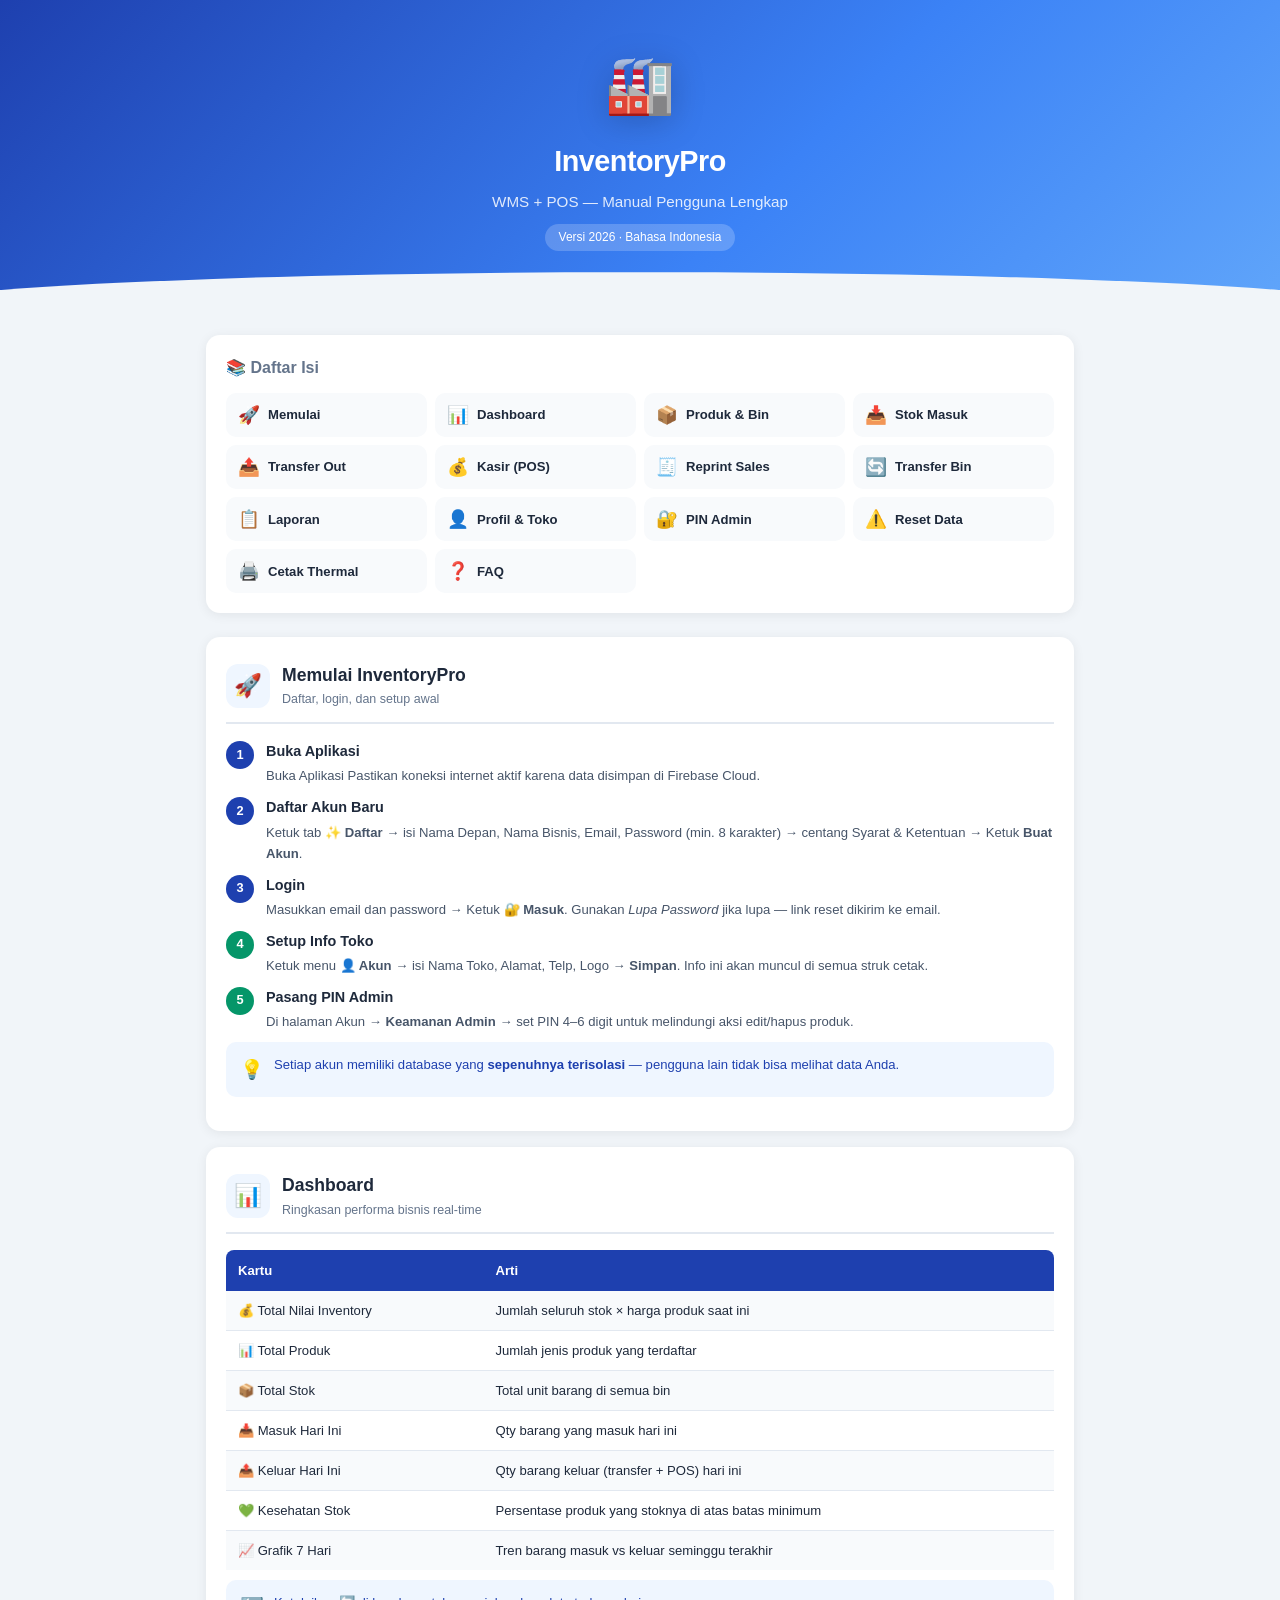
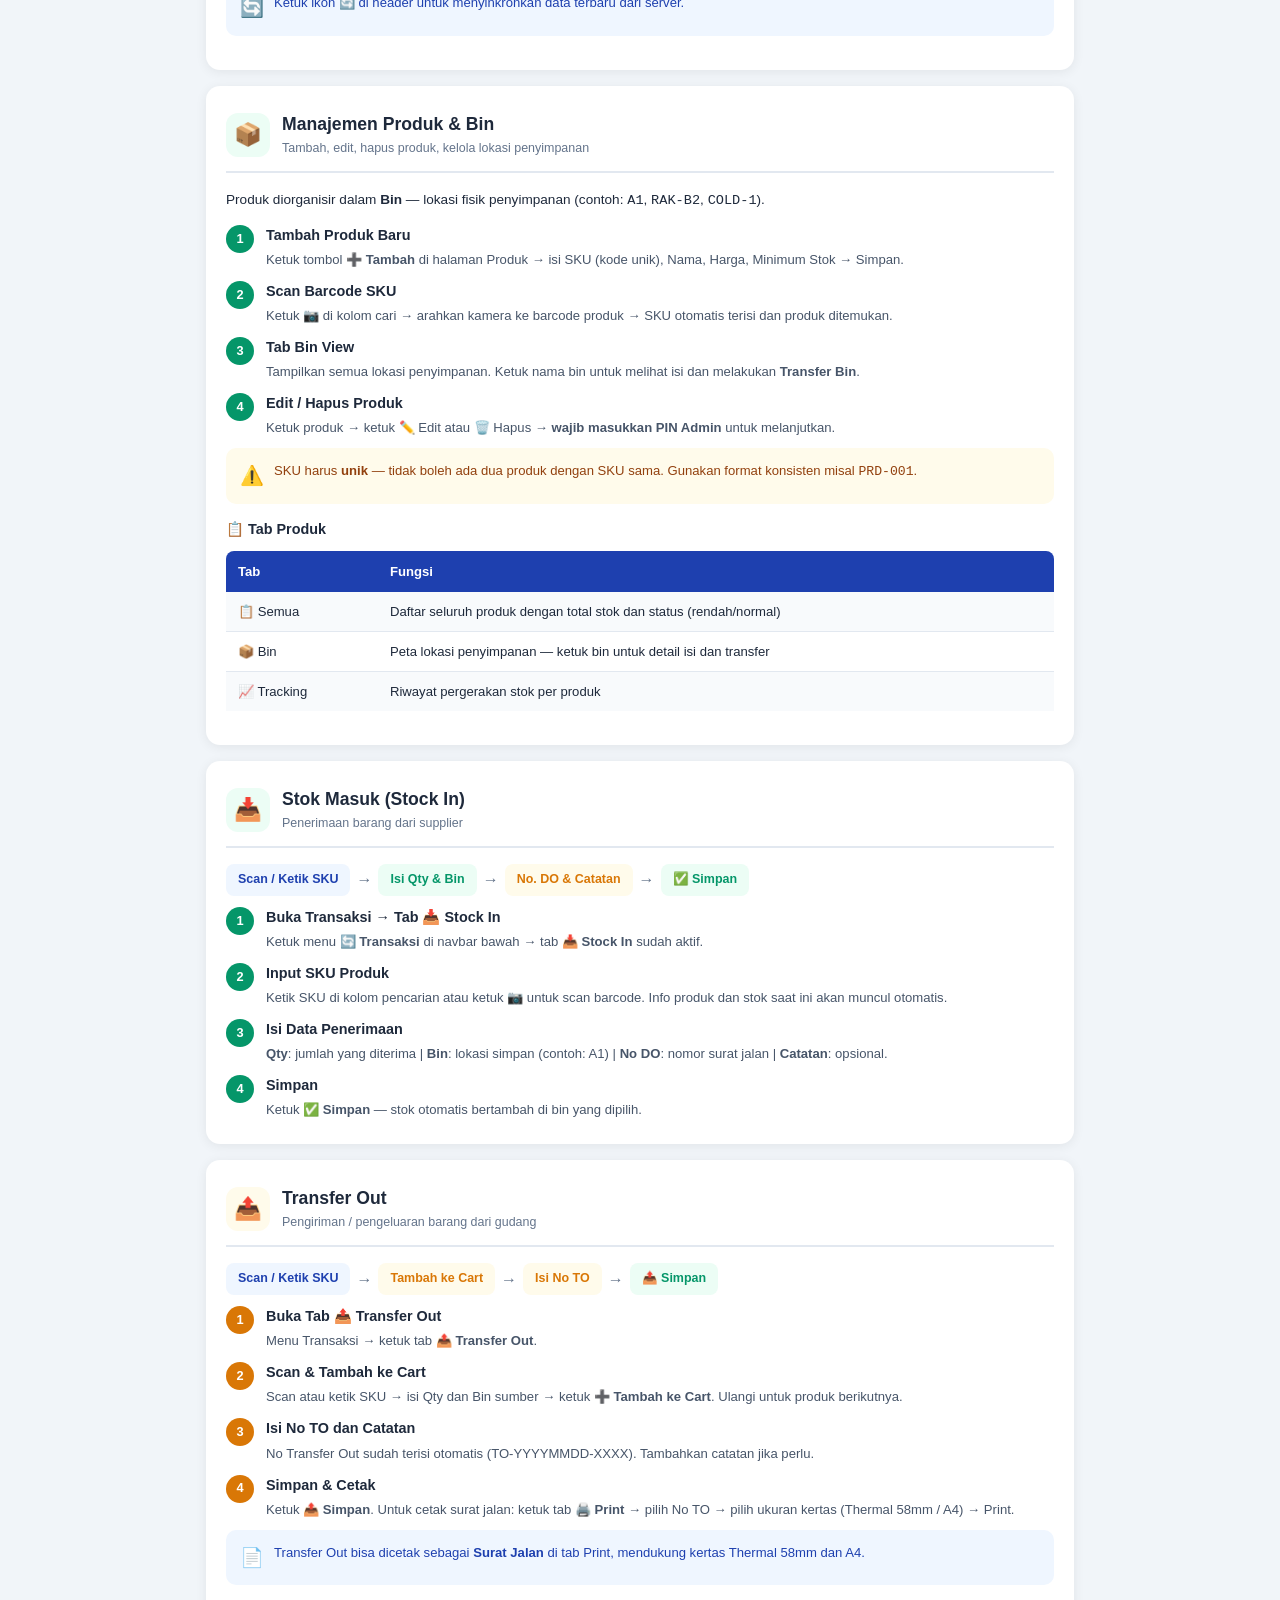
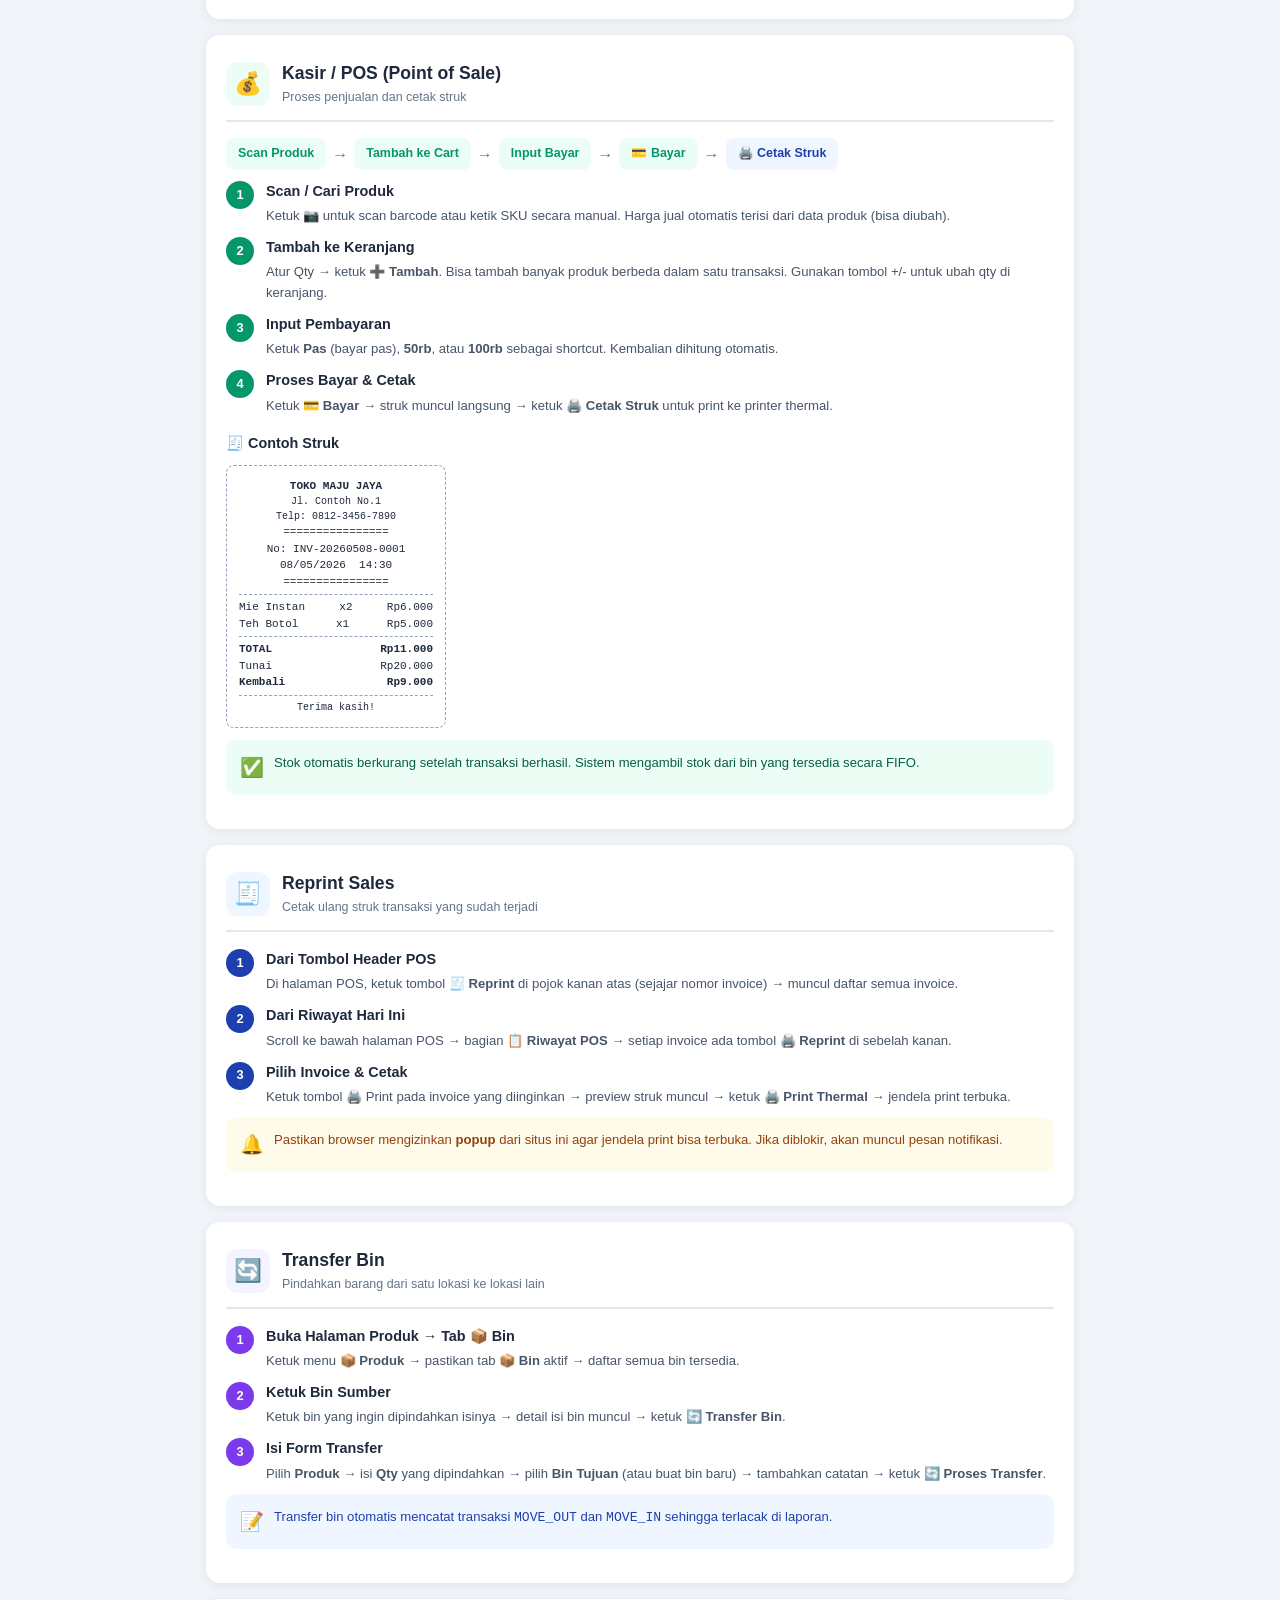
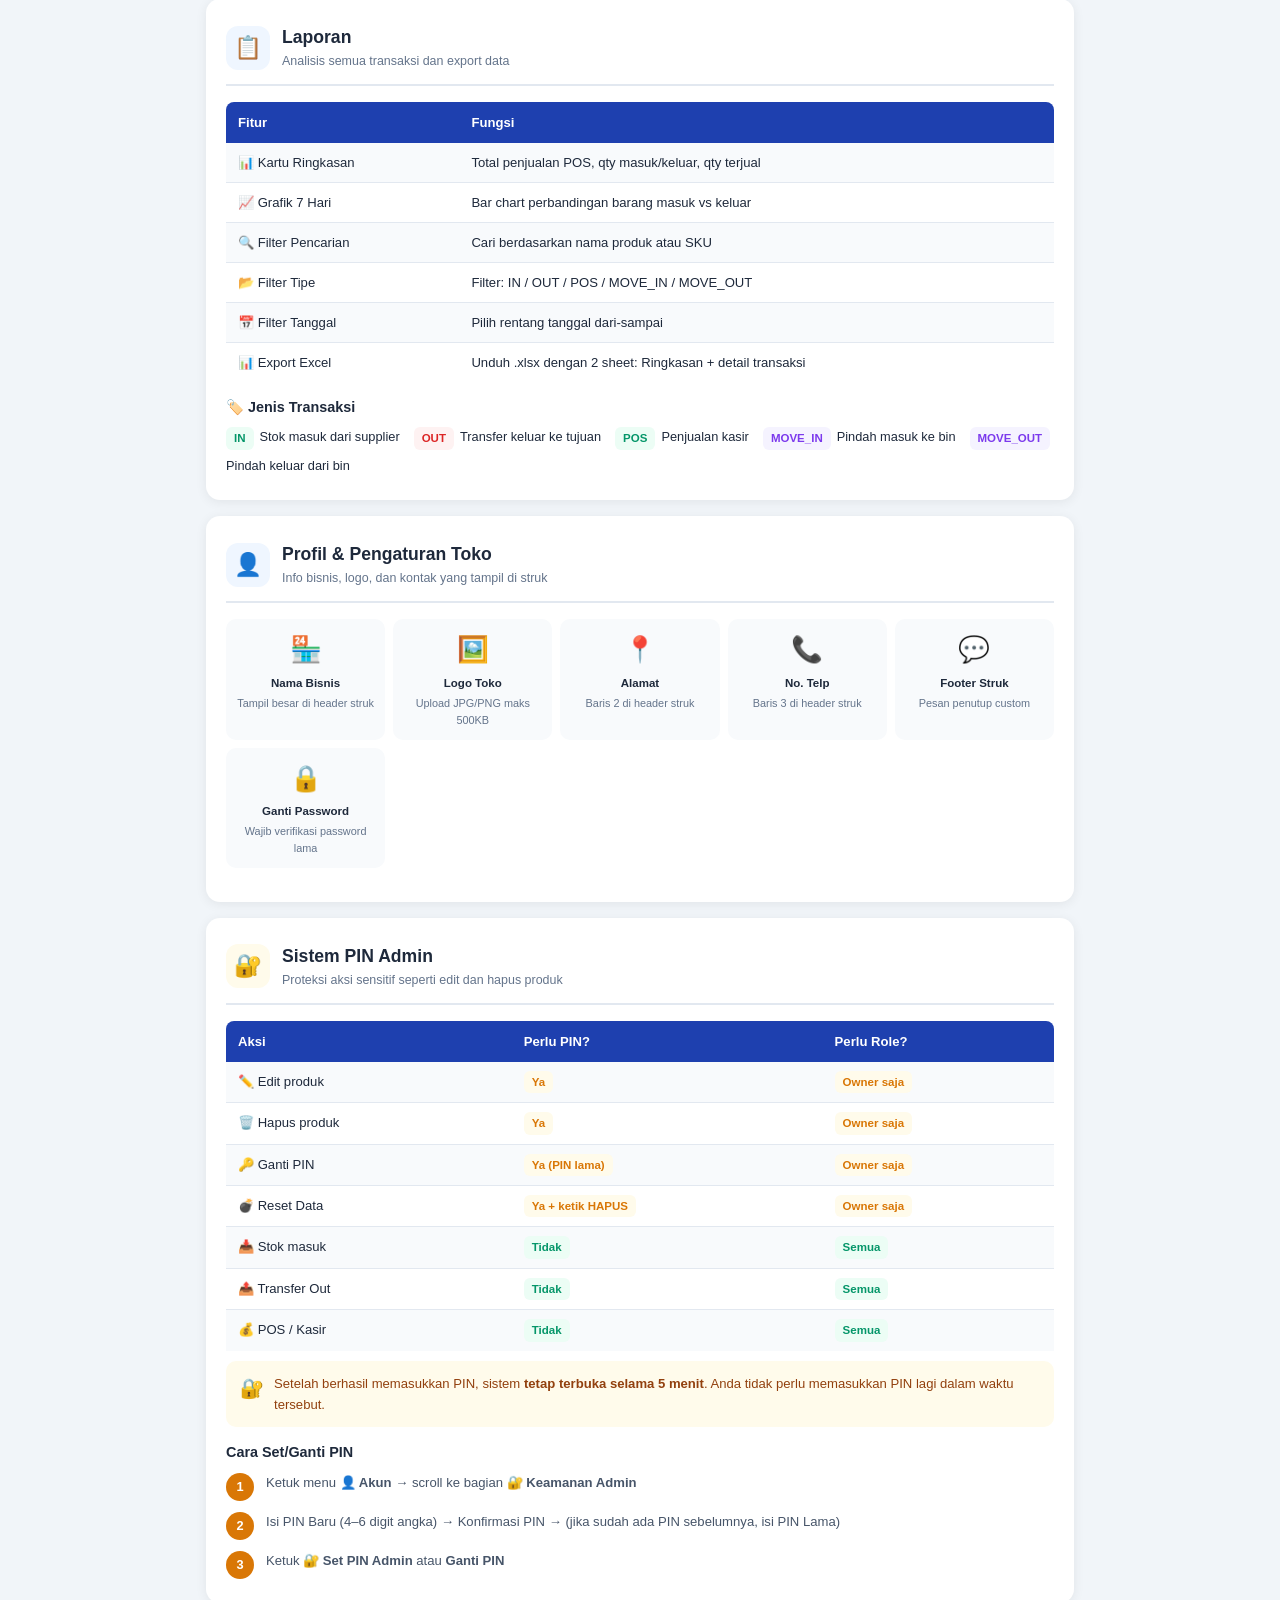
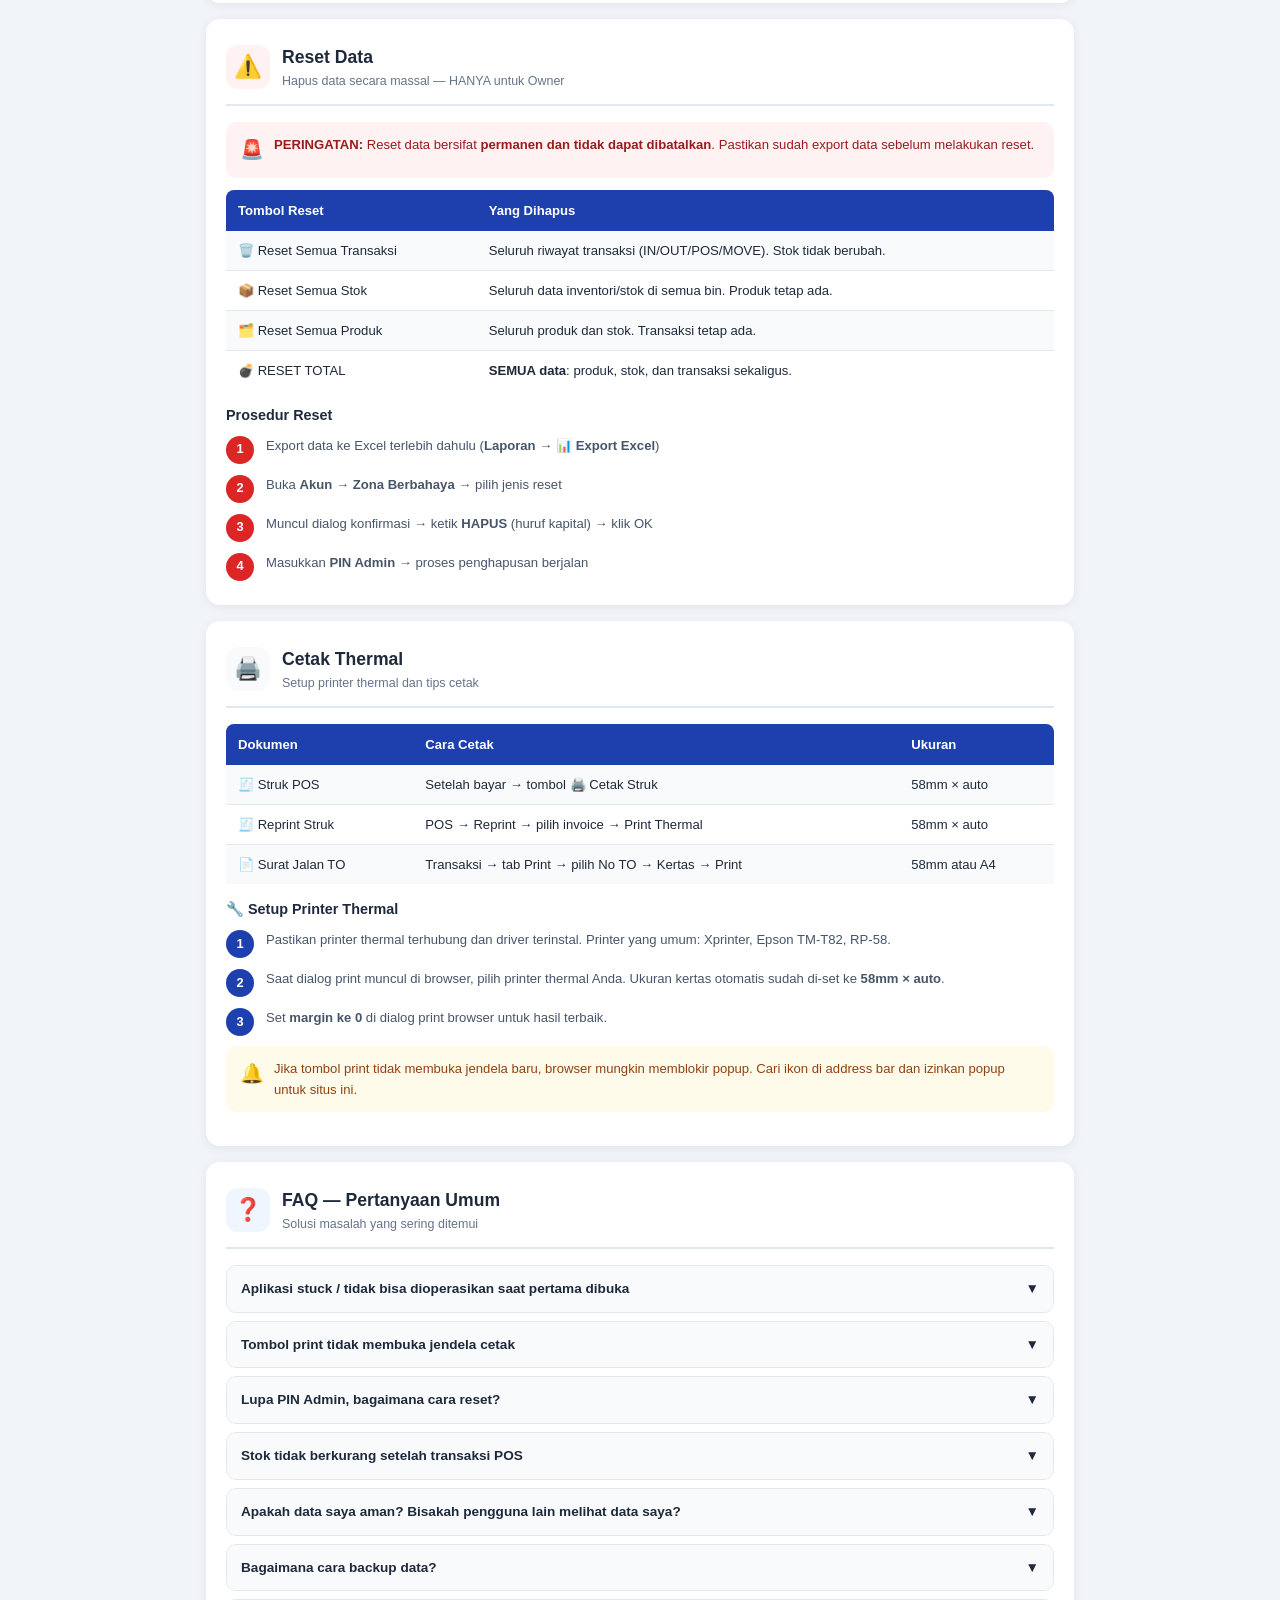
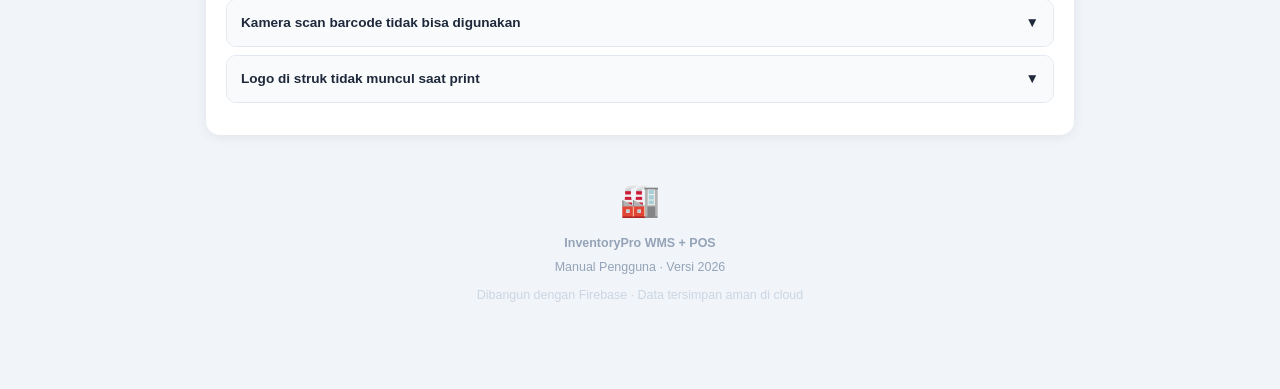
<file: manual.html>
<!DOCTYPE html>
<html lang="id">
<head>
<meta charset="UTF-8">
<meta name="viewport" content="width=device-width, initial-scale=1.0">
<title>Manual Guide — InventoryPro WMS + POS</title>
<style>
  :root {
    --blue:#1e40af; --blue-light:#eff6ff; --blue-mid:#3b82f6;
    --green:#059669; --green-light:#ecfdf5;
    --orange:#d97706; --orange-light:#fffbeb;
    --red:#dc2626; --red-light:#fef2f2;
    --purple:#7c3aed; --purple-light:#f5f3ff;
    --gray:#64748b; --gray-light:#f8fafc;
    --border:#e2e8f0; --text:#1e293b;
    --radius:14px; --shadow:0 2px 12px rgba(0,0,0,0.07);
  }
  * { box-sizing:border-box; margin:0; padding:0; }
  body { font-family:-apple-system,BlinkMacSystemFont,'Segoe UI',sans-serif; background:#f1f5f9; color:var(--text); line-height:1.6; }

  /* HEADER */
  .hero { background:linear-gradient(135deg,#1e40af 0%,#3b82f6 60%,#60a5fa 100%); color:white; padding:40px 20px 60px; text-align:center; position:relative; overflow:hidden; }
  .hero::after { content:''; position:absolute; bottom:-1px; left:0; right:0; height:40px; background:#f1f5f9; clip-path:ellipse(60% 100% at 50% 100%); }
  .hero-logo { font-size:3.5rem; margin-bottom:8px; filter:drop-shadow(0 4px 16px rgba(0,0,0,0.2)); }
  .hero h1 { font-size:1.8rem; font-weight:800; letter-spacing:-0.5px; }
  .hero p { opacity:0.85; font-size:0.95rem; margin-top:6px; }
  .version-badge { display:inline-block; background:rgba(255,255,255,0.2); padding:4px 14px; border-radius:20px; font-size:0.75rem; margin-top:10px; }

  /* LAYOUT */
  .container { max-width:900px; margin:0 auto; padding:24px 16px 60px; }

  /* TOC */
  .toc { background:white; border-radius:var(--radius); padding:20px; box-shadow:var(--shadow); margin-bottom:24px; }
  .toc h2 { font-size:1rem; color:var(--gray); margin-bottom:12px; display:flex; align-items:center; gap:8px; }
  .toc-grid { display:grid; grid-template-columns:repeat(auto-fill,minmax(200px,1fr)); gap:8px; }
  .toc-item { display:flex; align-items:center; gap:8px; padding:8px 12px; border-radius:10px; text-decoration:none; color:var(--text); background:var(--gray-light); font-size:0.82rem; font-weight:600; transition:all 0.15s; }
  .toc-item:hover { background:var(--blue-light); color:var(--blue); }
  .toc-item .icon { font-size:1.1rem; }

  /* SECTION */
  .section { background:white; border-radius:var(--radius); padding:24px 20px; box-shadow:var(--shadow); margin-bottom:16px; scroll-margin-top:16px; }
  .section-header { display:flex; align-items:center; gap:12px; margin-bottom:16px; padding-bottom:12px; border-bottom:2px solid var(--border); }
  .section-icon { width:44px; height:44px; border-radius:12px; display:flex; align-items:center; justify-content:center; font-size:1.4rem; flex-shrink:0; }
  .icon-blue { background:var(--blue-light); }
  .icon-green { background:var(--green-light); }
  .icon-orange { background:var(--orange-light); }
  .icon-red { background:var(--red-light); }
  .icon-purple { background:var(--purple-light); }
  .icon-gray { background:var(--gray-light); }
  .section-title { font-size:1.1rem; font-weight:800; }
  .section-subtitle { font-size:0.78rem; color:var(--gray); margin-top:1px; }

  /* STEP */
  .steps { display:flex; flex-direction:column; gap:10px; }
  .step { display:flex; gap:12px; align-items:flex-start; }
  .step-num { width:28px; height:28px; border-radius:50%; background:var(--blue); color:white; font-weight:800; font-size:0.8rem; display:flex; align-items:center; justify-content:center; flex-shrink:0; margin-top:1px; }
  .step-num.green { background:var(--green); }
  .step-num.orange { background:var(--orange); }
  .step-num.red { background:var(--red); }
  .step-num.purple { background:var(--purple); }
  .step-body { flex:1; }
  .step-title { font-weight:700; font-size:0.9rem; margin-bottom:2px; }
  .step-desc { font-size:0.82rem; color:#475569; }

  /* TIPS */
  .tip { border-radius:10px; padding:12px 14px; font-size:0.82rem; margin:10px 0; display:flex; gap:10px; align-items:flex-start; }
  .tip-icon { font-size:1.2rem; flex-shrink:0; margin-top:1px; }
  .tip.info { background:var(--blue-light); color:var(--blue); }
  .tip.success { background:var(--green-light); color:#065f46; }
  .tip.warn { background:var(--orange-light); color:#92400e; }
  .tip.danger { background:var(--red-light); color:#991b1b; }

  /* TABLE */
  .guide-table { width:100%; border-collapse:collapse; font-size:0.82rem; margin:10px 0; }
  .guide-table th { background:var(--blue); color:white; padding:10px 12px; text-align:left; font-weight:700; }
  .guide-table th:first-child { border-radius:8px 0 0 0; }
  .guide-table th:last-child { border-radius:0 8px 0 0; }
  .guide-table td { padding:9px 12px; border-bottom:1px solid var(--border); vertical-align:top; }
  .guide-table tr:last-child td { border-bottom:none; }
  .guide-table tr:nth-child(even) td { background:var(--gray-light); }

  /* BADGE */
  .badge { display:inline-block; padding:2px 8px; border-radius:6px; font-size:0.72rem; font-weight:700; }
  .badge-blue { background:var(--blue-light); color:var(--blue); }
  .badge-green { background:var(--green-light); color:var(--green); }
  .badge-orange { background:var(--orange-light); color:var(--orange); }
  .badge-red { background:var(--red-light); color:var(--red); }
  .badge-purple { background:var(--purple-light); color:var(--purple); }

  /* SHORTCUT GRID */
  .shortcut-grid { display:grid; grid-template-columns:repeat(auto-fill,minmax(140px,1fr)); gap:8px; margin:10px 0; }
  .shortcut-card { background:var(--gray-light); border-radius:10px; padding:10px; text-align:center; }
  .shortcut-card .sc-icon { font-size:1.6rem; margin-bottom:4px; }
  .shortcut-card .sc-label { font-size:0.72rem; font-weight:700; color:var(--text); }
  .shortcut-card .sc-desc { font-size:0.68rem; color:var(--gray); margin-top:2px; }

  /* RECEIPT MOCK */
  .receipt-mock { font-family:'Courier New',monospace; font-size:11px; background:#fff; border:1px dashed #94a3b8; border-radius:8px; padding:12px; max-width:220px; line-height:1.5; }
  .receipt-mock .r-center { text-align:center; }
  .receipt-mock .r-bold { font-weight:700; }
  .receipt-mock .r-divider { border-top:1px dashed #94a3b8; margin:4px 0; }
  .receipt-mock .r-row { display:flex; justify-content:space-between; }

  /* FAQ */
  .faq-item { border:1px solid var(--border); border-radius:10px; margin-bottom:8px; overflow:hidden; }
  .faq-q { padding:12px 14px; font-weight:700; font-size:0.85rem; cursor:pointer; display:flex; justify-content:space-between; align-items:center; background:var(--gray-light); }
  .faq-a { padding:12px 14px; font-size:0.82rem; color:#475569; border-top:1px solid var(--border); display:none; }
  .faq-item.open .faq-a { display:block; }
  .faq-item.open .faq-q { background:var(--blue-light); color:var(--blue); }

  /* FLOW DIAGRAM */
  .flow { display:flex; align-items:center; flex-wrap:wrap; gap:6px; margin:10px 0; }
  .flow-box { background:var(--blue-light); color:var(--blue); border-radius:8px; padding:6px 12px; font-size:0.78rem; font-weight:700; }
  .flow-box.green { background:var(--green-light); color:var(--green); }
  .flow-box.orange { background:var(--orange-light); color:var(--orange); }
  .flow-box.purple { background:var(--purple-light); color:var(--purple); }
  .flow-arrow { color:var(--gray); font-size:1rem; }

  @media (max-width:600px) {
    .toc-grid { grid-template-columns:1fr 1fr; }
    .shortcut-grid { grid-template-columns:repeat(3,1fr); }
    .hero h1 { font-size:1.4rem; }
  }
</style>
</head>
<body>

<div class="hero">
  <div class="hero-logo">🏭</div>
  <h1>InventoryPro</h1>
  <p>WMS + POS — Manual Pengguna Lengkap</p>
  <div class="version-badge">Versi 2026 · Bahasa Indonesia</div>
</div>

<div class="container">

  <!-- TOC -->
  <div class="toc">
    <h2>📚 Daftar Isi</h2>
    <div class="toc-grid">
      <a href="#sec-start" class="toc-item"><span class="icon">🚀</span>Memulai</a>
      <a href="#sec-dashboard" class="toc-item"><span class="icon">📊</span>Dashboard</a>
      <a href="#sec-products" class="toc-item"><span class="icon">📦</span>Produk & Bin</a>
      <a href="#sec-stockin" class="toc-item"><span class="icon">📥</span>Stok Masuk</a>
      <a href="#sec-stockout" class="toc-item"><span class="icon">📤</span>Transfer Out</a>
      <a href="#sec-pos" class="toc-item"><span class="icon">💰</span>Kasir (POS)</a>
      <a href="#sec-reprint" class="toc-item"><span class="icon">🧾</span>Reprint Sales</a>
      <a href="#sec-transferbin" class="toc-item"><span class="icon">🔄</span>Transfer Bin</a>
      <a href="#sec-reports" class="toc-item"><span class="icon">📋</span>Laporan</a>
      <a href="#sec-profile" class="toc-item"><span class="icon">👤</span>Profil & Toko</a>
      <a href="#sec-pin" class="toc-item"><span class="icon">🔐</span>PIN Admin</a>
      <a href="#sec-reset" class="toc-item"><span class="icon">⚠️</span>Reset Data</a>
      <a href="#sec-print" class="toc-item"><span class="icon">🖨️</span>Cetak Thermal</a>
      <a href="#sec-faq" class="toc-item"><span class="icon">❓</span>FAQ</a>
    </div>
  </div>

  <!-- ── MEMULAI ── -->
  <div class="section" id="sec-start">
    <div class="section-header">
      <div class="section-icon icon-blue">🚀</div>
      <div><div class="section-title">Memulai InventoryPro</div>
      <div class="section-subtitle">Daftar, login, dan setup awal</div></div>
    </div>

    <div class="steps">
      <div class="step">
        <div class="step-num">1</div>
        <div class="step-body">
          <div class="step-title">Buka Aplikasi</div>
          <div class="step-desc">Buka Aplikasi Pastikan koneksi internet aktif karena data disimpan di Firebase Cloud.</div>
        </div>
      </div>
      <div class="step">
        <div class="step-num">2</div>
        <div class="step-body">
          <div class="step-title">Daftar Akun Baru</div>
          <div class="step-desc">Ketuk tab <strong>✨ Daftar</strong> → isi Nama Depan, Nama Bisnis, Email, Password (min. 8 karakter) → centang Syarat & Ketentuan → Ketuk <strong>Buat Akun</strong>.</div>
        </div>
      </div>
      <div class="step">
        <div class="step-num">3</div>
        <div class="step-body">
          <div class="step-title">Login</div>
          <div class="step-desc">Masukkan email dan password → Ketuk <strong>🔐 Masuk</strong>. Gunakan <em>Lupa Password</em> jika lupa — link reset dikirim ke email.</div>
        </div>
      </div>
      <div class="step">
        <div class="step-num green">4</div>
        <div class="step-body">
          <div class="step-title">Setup Info Toko</div>
          <div class="step-desc">Ketuk menu <strong>👤 Akun</strong> → isi Nama Toko, Alamat, Telp, Logo → <strong>Simpan</strong>. Info ini akan muncul di semua struk cetak.</div>
        </div>
      </div>
      <div class="step">
        <div class="step-num green">5</div>
        <div class="step-body">
          <div class="step-title">Pasang PIN Admin</div>
          <div class="step-desc">Di halaman Akun → <strong>Keamanan Admin</strong> → set PIN 4–6 digit untuk melindungi aksi edit/hapus produk.</div>
        </div>
      </div>
    </div>

    <div class="tip info">
      <span class="tip-icon">💡</span>
      <span>Setiap akun memiliki database yang <strong>sepenuhnya terisolasi</strong> — pengguna lain tidak bisa melihat data Anda.</span>
    </div>
  </div>

  <!-- ── DASHBOARD ── -->
  <div class="section" id="sec-dashboard">
    <div class="section-header">
      <div class="section-icon icon-blue">📊</div>
      <div><div class="section-title">Dashboard</div>
      <div class="section-subtitle">Ringkasan performa bisnis real-time</div></div>
    </div>
    <table class="guide-table">
      <tr><th>Kartu</th><th>Arti</th></tr>
      <tr><td>💰 Total Nilai Inventory</td><td>Jumlah seluruh stok × harga produk saat ini</td></tr>
      <tr><td>📊 Total Produk</td><td>Jumlah jenis produk yang terdaftar</td></tr>
      <tr><td>📦 Total Stok</td><td>Total unit barang di semua bin</td></tr>
      <tr><td>📥 Masuk Hari Ini</td><td>Qty barang yang masuk hari ini</td></tr>
      <tr><td>📤 Keluar Hari Ini</td><td>Qty barang keluar (transfer + POS) hari ini</td></tr>
      <tr><td>💚 Kesehatan Stok</td><td>Persentase produk yang stoknya di atas batas minimum</td></tr>
      <tr><td>📈 Grafik 7 Hari</td><td>Tren barang masuk vs keluar seminggu terakhir</td></tr>
    </table>
    <div class="tip info">
      <span class="tip-icon">🔄</span>
      <span>Ketuk ikon <strong>🔄</strong> di header untuk menyinkronkan data terbaru dari server.</span>
    </div>
  </div>

  <!-- ── PRODUK ── -->
  <div class="section" id="sec-products">
    <div class="section-header">
      <div class="section-icon icon-green">📦</div>
      <div><div class="section-title">Manajemen Produk & Bin</div>
      <div class="section-subtitle">Tambah, edit, hapus produk, kelola lokasi penyimpanan</div></div>
    </div>

    <p style="font-size:0.85rem;margin-bottom:12px;">Produk diorganisir dalam <strong>Bin</strong> — lokasi fisik penyimpanan (contoh: <code>A1</code>, <code>RAK-B2</code>, <code>COLD-1</code>).</p>

    <div class="steps">
      <div class="step">
        <div class="step-num green">1</div>
        <div class="step-body">
          <div class="step-title">Tambah Produk Baru</div>
          <div class="step-desc">Ketuk tombol <strong>➕ Tambah</strong> di halaman Produk → isi SKU (kode unik), Nama, Harga, Minimum Stok → Simpan.</div>
        </div>
      </div>
      <div class="step">
        <div class="step-num green">2</div>
        <div class="step-body">
          <div class="step-title">Scan Barcode SKU</div>
          <div class="step-desc">Ketuk 📷 di kolom cari → arahkan kamera ke barcode produk → SKU otomatis terisi dan produk ditemukan.</div>
        </div>
      </div>
      <div class="step">
        <div class="step-num green">3</div>
        <div class="step-body">
          <div class="step-title">Tab Bin View</div>
          <div class="step-desc">Tampilkan semua lokasi penyimpanan. Ketuk nama bin untuk melihat isi dan melakukan <strong>Transfer Bin</strong>.</div>
        </div>
      </div>
      <div class="step">
        <div class="step-num green">4</div>
        <div class="step-body">
          <div class="step-title">Edit / Hapus Produk</div>
          <div class="step-desc">Ketuk produk → ketuk ✏️ Edit atau 🗑️ Hapus → <strong>wajib masukkan PIN Admin</strong> untuk melanjutkan.</div>
        </div>
      </div>
    </div>

    <div class="tip warn">
      <span class="tip-icon">⚠️</span>
      <span>SKU harus <strong>unik</strong> — tidak boleh ada dua produk dengan SKU sama. Gunakan format konsisten misal <code>PRD-001</code>.</span>
    </div>

    <h4 style="margin:14px 0 8px;font-size:0.9rem;">📋 Tab Produk</h4>
    <table class="guide-table">
      <tr><th>Tab</th><th>Fungsi</th></tr>
      <tr><td>📋 Semua</td><td>Daftar seluruh produk dengan total stok dan status (rendah/normal)</td></tr>
      <tr><td>📦 Bin</td><td>Peta lokasi penyimpanan — ketuk bin untuk detail isi dan transfer</td></tr>
      <tr><td>📈 Tracking</td><td>Riwayat pergerakan stok per produk</td></tr>
    </table>
  </div>

  <!-- ── STOK MASUK ── -->
  <div class="section" id="sec-stockin">
    <div class="section-header">
      <div class="section-icon icon-green">📥</div>
      <div><div class="section-title">Stok Masuk (Stock In)</div>
      <div class="section-subtitle">Penerimaan barang dari supplier</div></div>
    </div>

    <div class="flow">
      <div class="flow-box">Scan / Ketik SKU</div>
      <div class="flow-arrow">→</div>
      <div class="flow-box green">Isi Qty & Bin</div>
      <div class="flow-arrow">→</div>
      <div class="flow-box orange">No. DO & Catatan</div>
      <div class="flow-arrow">→</div>
      <div class="flow-box green">✅ Simpan</div>
    </div>

    <div class="steps">
      <div class="step">
        <div class="step-num green">1</div>
        <div class="step-body">
          <div class="step-title">Buka Transaksi → Tab 📥 Stock In</div>
          <div class="step-desc">Ketuk menu <strong>🔄 Transaksi</strong> di navbar bawah → tab <strong>📥 Stock In</strong> sudah aktif.</div>
        </div>
      </div>
      <div class="step">
        <div class="step-num green">2</div>
        <div class="step-body">
          <div class="step-title">Input SKU Produk</div>
          <div class="step-desc">Ketik SKU di kolom pencarian atau ketuk 📷 untuk scan barcode. Info produk dan stok saat ini akan muncul otomatis.</div>
        </div>
      </div>
      <div class="step">
        <div class="step-num green">3</div>
        <div class="step-body">
          <div class="step-title">Isi Data Penerimaan</div>
          <div class="step-desc"><strong>Qty</strong>: jumlah yang diterima | <strong>Bin</strong>: lokasi simpan (contoh: A1) | <strong>No DO</strong>: nomor surat jalan | <strong>Catatan</strong>: opsional.</div>
        </div>
      </div>
      <div class="step">
        <div class="step-num green">4</div>
        <div class="step-body">
          <div class="step-title">Simpan</div>
          <div class="step-desc">Ketuk <strong>✅ Simpan</strong> — stok otomatis bertambah di bin yang dipilih.</div>
        </div>
      </div>
    </div>
  </div>

  <!-- ── TRANSFER OUT ── -->
  <div class="section" id="sec-stockout">
    <div class="section-header">
      <div class="section-icon icon-orange">📤</div>
      <div><div class="section-title">Transfer Out</div>
      <div class="section-subtitle">Pengiriman / pengeluaran barang dari gudang</div></div>
    </div>

    <div class="flow">
      <div class="flow-box">Scan / Ketik SKU</div>
      <div class="flow-arrow">→</div>
      <div class="flow-box orange">Tambah ke Cart</div>
      <div class="flow-arrow">→</div>
      <div class="flow-box orange">Isi No TO</div>
      <div class="flow-arrow">→</div>
      <div class="flow-box green">📤 Simpan</div>
    </div>

    <div class="steps">
      <div class="step">
        <div class="step-num orange">1</div>
        <div class="step-body">
          <div class="step-title">Buka Tab 📤 Transfer Out</div>
          <div class="step-desc">Menu Transaksi → ketuk tab <strong>📤 Transfer Out</strong>.</div>
        </div>
      </div>
      <div class="step">
        <div class="step-num orange">2</div>
        <div class="step-body">
          <div class="step-title">Scan & Tambah ke Cart</div>
          <div class="step-desc">Scan atau ketik SKU → isi Qty dan Bin sumber → ketuk <strong>➕ Tambah ke Cart</strong>. Ulangi untuk produk berikutnya.</div>
        </div>
      </div>
      <div class="step">
        <div class="step-num orange">3</div>
        <div class="step-body">
          <div class="step-title">Isi No TO dan Catatan</div>
          <div class="step-desc">No Transfer Out sudah terisi otomatis (TO-YYYYMMDD-XXXX). Tambahkan catatan jika perlu.</div>
        </div>
      </div>
      <div class="step">
        <div class="step-num orange">4</div>
        <div class="step-body">
          <div class="step-title">Simpan & Cetak</div>
          <div class="step-desc">Ketuk <strong>📤 Simpan</strong>. Untuk cetak surat jalan: ketuk tab <strong>🖨️ Print</strong> → pilih No TO → pilih ukuran kertas (Thermal 58mm / A4) → Print.</div>
        </div>
      </div>
    </div>

    <div class="tip info">
      <span class="tip-icon">📄</span>
      <span>Transfer Out bisa dicetak sebagai <strong>Surat Jalan</strong> di tab Print, mendukung kertas Thermal 58mm dan A4.</span>
    </div>
  </div>

  <!-- ── POS ── -->
  <div class="section" id="sec-pos">
    <div class="section-header">
      <div class="section-icon icon-green">💰</div>
      <div><div class="section-title">Kasir / POS (Point of Sale)</div>
      <div class="section-subtitle">Proses penjualan dan cetak struk</div></div>
    </div>

    <div class="flow">
      <div class="flow-box green">Scan Produk</div>
      <div class="flow-arrow">→</div>
      <div class="flow-box green">Tambah ke Cart</div>
      <div class="flow-arrow">→</div>
      <div class="flow-box green">Input Bayar</div>
      <div class="flow-arrow">→</div>
      <div class="flow-box green">💳 Bayar</div>
      <div class="flow-arrow">→</div>
      <div class="flow-box">🖨️ Cetak Struk</div>
    </div>

    <div class="steps">
      <div class="step">
        <div class="step-num green">1</div>
        <div class="step-body">
          <div class="step-title">Scan / Cari Produk</div>
          <div class="step-desc">Ketuk 📷 untuk scan barcode atau ketik SKU secara manual. Harga jual otomatis terisi dari data produk (bisa diubah).</div>
        </div>
      </div>
      <div class="step">
        <div class="step-num green">2</div>
        <div class="step-body">
          <div class="step-title">Tambah ke Keranjang</div>
          <div class="step-desc">Atur Qty → ketuk <strong>➕ Tambah</strong>. Bisa tambah banyak produk berbeda dalam satu transaksi. Gunakan tombol +/- untuk ubah qty di keranjang.</div>
        </div>
      </div>
      <div class="step">
        <div class="step-num green">3</div>
        <div class="step-body">
          <div class="step-title">Input Pembayaran</div>
          <div class="step-desc">Ketuk <strong>Pas</strong> (bayar pas), <strong>50rb</strong>, atau <strong>100rb</strong> sebagai shortcut. Kembalian dihitung otomatis.</div>
        </div>
      </div>
      <div class="step">
        <div class="step-num green">4</div>
        <div class="step-body">
          <div class="step-title">Proses Bayar & Cetak</div>
          <div class="step-desc">Ketuk <strong>💳 Bayar</strong> → struk muncul langsung → ketuk <strong>🖨️ Cetak Struk</strong> untuk print ke printer thermal.</div>
        </div>
      </div>
    </div>

    <h4 style="margin:16px 0 10px;font-size:0.9rem;">🧾 Contoh Struk</h4>
    <div class="receipt-mock">
      <div class="r-center r-bold">TOKO MAJU JAYA</div>
      <div class="r-center" style="font-size:10px;">Jl. Contoh No.1</div>
      <div class="r-center" style="font-size:10px;">Telp: 0812-3456-7890</div>
      <div class="r-center">================</div>
      <div class="r-center">No: INV-20260508-0001</div>
      <div class="r-center">08/05/2026 &nbsp;14:30</div>
      <div class="r-center">================</div>
      <div class="r-divider"></div>
      <div class="r-row"><span>Mie Instan</span><span>x2</span><span>Rp6.000</span></div>
      <div class="r-row"><span>Teh Botol</span><span>x1</span><span>Rp5.000</span></div>
      <div class="r-divider"></div>
      <div class="r-row r-bold"><span>TOTAL</span><span>Rp11.000</span></div>
      <div class="r-row"><span>Tunai</span><span>Rp20.000</span></div>
      <div class="r-row r-bold"><span>Kembali</span><span>Rp9.000</span></div>
      <div class="r-divider"></div>
      <div class="r-center" style="font-size:10px;">Terima kasih!</div>
    </div>

    <div class="tip success" style="margin-top:12px;">
      <span class="tip-icon">✅</span>
      <span>Stok otomatis berkurang setelah transaksi berhasil. Sistem mengambil stok dari bin yang tersedia secara FIFO.</span>
    </div>
  </div>

  <!-- ── REPRINT ── -->
  <div class="section" id="sec-reprint">
    <div class="section-header">
      <div class="section-icon icon-blue">🧾</div>
      <div><div class="section-title">Reprint Sales</div>
      <div class="section-subtitle">Cetak ulang struk transaksi yang sudah terjadi</div></div>
    </div>

    <div class="steps">
      <div class="step">
        <div class="step-num">1</div>
        <div class="step-body">
          <div class="step-title">Dari Tombol Header POS</div>
          <div class="step-desc">Di halaman POS, ketuk tombol <strong>🧾 Reprint</strong> di pojok kanan atas (sejajar nomor invoice) → muncul daftar semua invoice.</div>
        </div>
      </div>
      <div class="step">
        <div class="step-num">2</div>
        <div class="step-body">
          <div class="step-title">Dari Riwayat Hari Ini</div>
          <div class="step-desc">Scroll ke bawah halaman POS → bagian <strong>📋 Riwayat POS</strong> → setiap invoice ada tombol <strong>🖨️ Reprint</strong> di sebelah kanan.</div>
        </div>
      </div>
      <div class="step">
        <div class="step-num">3</div>
        <div class="step-body">
          <div class="step-title">Pilih Invoice & Cetak</div>
          <div class="step-desc">Ketuk tombol 🖨️ Print pada invoice yang diinginkan → preview struk muncul → ketuk <strong>🖨️ Print Thermal</strong> → jendela print terbuka.</div>
        </div>
      </div>
    </div>

    <div class="tip warn">
      <span class="tip-icon">🔔</span>
      <span>Pastikan browser mengizinkan <strong>popup</strong> dari situs ini agar jendela print bisa terbuka. Jika diblokir, akan muncul pesan notifikasi.</span>
    </div>
  </div>

  <!-- ── TRANSFER BIN ── -->
  <div class="section" id="sec-transferbin">
    <div class="section-header">
      <div class="section-icon icon-purple">🔄</div>
      <div><div class="section-title">Transfer Bin</div>
      <div class="section-subtitle">Pindahkan barang dari satu lokasi ke lokasi lain</div></div>
    </div>

    <div class="steps">
      <div class="step">
        <div class="step-num purple">1</div>
        <div class="step-body">
          <div class="step-title">Buka Halaman Produk → Tab 📦 Bin</div>
          <div class="step-desc">Ketuk menu <strong>📦 Produk</strong> → pastikan tab <strong>📦 Bin</strong> aktif → daftar semua bin tersedia.</div>
        </div>
      </div>
      <div class="step">
        <div class="step-num purple">2</div>
        <div class="step-body">
          <div class="step-title">Ketuk Bin Sumber</div>
          <div class="step-desc">Ketuk bin yang ingin dipindahkan isinya → detail isi bin muncul → ketuk <strong>🔄 Transfer Bin</strong>.</div>
        </div>
      </div>
      <div class="step">
        <div class="step-num purple">3</div>
        <div class="step-body">
          <div class="step-title">Isi Form Transfer</div>
          <div class="step-desc">Pilih <strong>Produk</strong> → isi <strong>Qty</strong> yang dipindahkan → pilih <strong>Bin Tujuan</strong> (atau buat bin baru) → tambahkan catatan → ketuk <strong>🔄 Proses Transfer</strong>.</div>
        </div>
      </div>
    </div>

    <div class="tip info">
      <span class="tip-icon">📝</span>
      <span>Transfer bin otomatis mencatat transaksi <code>MOVE_OUT</code> dan <code>MOVE_IN</code> sehingga terlacak di laporan.</span>
    </div>
  </div>

  <!-- ── LAPORAN ── -->
  <div class="section" id="sec-reports">
    <div class="section-header">
      <div class="section-icon icon-blue">📋</div>
      <div><div class="section-title">Laporan</div>
      <div class="section-subtitle">Analisis semua transaksi dan export data</div></div>
    </div>

    <table class="guide-table">
      <tr><th>Fitur</th><th>Fungsi</th></tr>
      <tr><td>📊 Kartu Ringkasan</td><td>Total penjualan POS, qty masuk/keluar, qty terjual</td></tr>
      <tr><td>📈 Grafik 7 Hari</td><td>Bar chart perbandingan barang masuk vs keluar</td></tr>
      <tr><td>🔍 Filter Pencarian</td><td>Cari berdasarkan nama produk atau SKU</td></tr>
      <tr><td>📂 Filter Tipe</td><td>Filter: IN / OUT / POS / MOVE_IN / MOVE_OUT</td></tr>
      <tr><td>📅 Filter Tanggal</td><td>Pilih rentang tanggal dari-sampai</td></tr>
      <tr><td>📊 Export Excel</td><td>Unduh .xlsx dengan 2 sheet: Ringkasan + detail transaksi</td></tr>
    </table>

    <h4 style="margin:14px 0 8px;font-size:0.9rem;">🏷️ Jenis Transaksi</h4>
    <div style="display:flex;flex-wrap:wrap;gap:6px;">
      <span class="badge badge-green">IN</span><span style="font-size:0.8rem;"> Stok masuk dari supplier</span>
      <span class="badge badge-red" style="margin-left:8px;">OUT</span><span style="font-size:0.8rem;"> Transfer keluar ke tujuan</span>
      <span class="badge badge-green" style="margin-left:8px;">POS</span><span style="font-size:0.8rem;"> Penjualan kasir</span>
      <span class="badge badge-purple" style="margin-left:8px;">MOVE_IN</span><span style="font-size:0.8rem;"> Pindah masuk ke bin</span>
      <span class="badge badge-purple" style="margin-left:8px;">MOVE_OUT</span><span style="font-size:0.8rem;"> Pindah keluar dari bin</span>
    </div>
  </div>

  <!-- ── PROFIL ── -->
  <div class="section" id="sec-profile">
    <div class="section-header">
      <div class="section-icon icon-blue">👤</div>
      <div><div class="section-title">Profil & Pengaturan Toko</div>
      <div class="section-subtitle">Info bisnis, logo, dan kontak yang tampil di struk</div></div>
    </div>

    <div class="shortcut-grid">
      <div class="shortcut-card">
        <div class="sc-icon">🏪</div>
        <div class="sc-label">Nama Bisnis</div>
        <div class="sc-desc">Tampil besar di header struk</div>
      </div>
      <div class="shortcut-card">
        <div class="sc-icon">🖼️</div>
        <div class="sc-label">Logo Toko</div>
        <div class="sc-desc">Upload JPG/PNG maks 500KB</div>
      </div>
      <div class="shortcut-card">
        <div class="sc-icon">📍</div>
        <div class="sc-label">Alamat</div>
        <div class="sc-desc">Baris 2 di header struk</div>
      </div>
      <div class="shortcut-card">
        <div class="sc-icon">📞</div>
        <div class="sc-label">No. Telp</div>
        <div class="sc-desc">Baris 3 di header struk</div>
      </div>
      <div class="shortcut-card">
        <div class="sc-icon">💬</div>
        <div class="sc-label">Footer Struk</div>
        <div class="sc-desc">Pesan penutup custom</div>
      </div>
      <div class="shortcut-card">
        <div class="sc-icon">🔒</div>
        <div class="sc-label">Ganti Password</div>
        <div class="sc-desc">Wajib verifikasi password lama</div>
      </div>
    </div>
  </div>

  <!-- ── PIN ADMIN ── -->
  <div class="section" id="sec-pin">
    <div class="section-header">
      <div class="section-icon icon-orange">🔐</div>
      <div><div class="section-title">Sistem PIN Admin</div>
      <div class="section-subtitle">Proteksi aksi sensitif seperti edit dan hapus produk</div></div>
    </div>

    <table class="guide-table">
      <tr><th>Aksi</th><th>Perlu PIN?</th><th>Perlu Role?</th></tr>
      <tr><td>✏️ Edit produk</td><td><span class="badge badge-orange">Ya</span></td><td><span class="badge badge-orange">Owner saja</span></td></tr>
      <tr><td>🗑️ Hapus produk</td><td><span class="badge badge-orange">Ya</span></td><td><span class="badge badge-orange">Owner saja</span></td></tr>
      <tr><td>🔑 Ganti PIN</td><td><span class="badge badge-orange">Ya (PIN lama)</span></td><td><span class="badge badge-orange">Owner saja</span></td></tr>
      <tr><td>💣 Reset Data</td><td><span class="badge badge-orange">Ya + ketik HAPUS</span></td><td><span class="badge badge-orange">Owner saja</span></td></tr>
      <tr><td>📥 Stok masuk</td><td><span class="badge badge-green">Tidak</span></td><td><span class="badge badge-green">Semua</span></td></tr>
      <tr><td>📤 Transfer Out</td><td><span class="badge badge-green">Tidak</span></td><td><span class="badge badge-green">Semua</span></td></tr>
      <tr><td>💰 POS / Kasir</td><td><span class="badge badge-green">Tidak</span></td><td><span class="badge badge-green">Semua</span></td></tr>
    </table>

    <div class="tip warn">
      <span class="tip-icon">🔐</span>
      <span>Setelah berhasil memasukkan PIN, sistem <strong>tetap terbuka selama 5 menit</strong>. Anda tidak perlu memasukkan PIN lagi dalam waktu tersebut.</span>
    </div>

    <h4 style="margin:14px 0 8px;font-size:0.9rem;">Cara Set/Ganti PIN</h4>
    <div class="steps">
      <div class="step">
        <div class="step-num orange">1</div>
        <div class="step-body"><div class="step-desc">Ketuk menu <strong>👤 Akun</strong> → scroll ke bagian <strong>🔐 Keamanan Admin</strong></div></div>
      </div>
      <div class="step">
        <div class="step-num orange">2</div>
        <div class="step-body"><div class="step-desc">Isi PIN Baru (4–6 digit angka) → Konfirmasi PIN → (jika sudah ada PIN sebelumnya, isi PIN Lama)</div></div>
      </div>
      <div class="step">
        <div class="step-num orange">3</div>
        <div class="step-body"><div class="step-desc">Ketuk <strong>🔐 Set PIN Admin</strong> atau <strong>Ganti PIN</strong></div></div>
      </div>
    </div>
  </div>

  <!-- ── RESET DATA ── -->
  <div class="section" id="sec-reset">
    <div class="section-header">
      <div class="section-icon icon-red">⚠️</div>
      <div><div class="section-title">Reset Data</div>
      <div class="section-subtitle">Hapus data secara massal — HANYA untuk Owner</div></div>
    </div>

    <div class="tip danger">
      <span class="tip-icon">🚨</span>
      <span><strong>PERINGATAN:</strong> Reset data bersifat <strong>permanen dan tidak dapat dibatalkan</strong>. Pastikan sudah export data sebelum melakukan reset.</span>
    </div>

    <table class="guide-table" style="margin-top:12px;">
      <tr><th>Tombol Reset</th><th>Yang Dihapus</th></tr>
      <tr><td>🗑️ Reset Semua Transaksi</td><td>Seluruh riwayat transaksi (IN/OUT/POS/MOVE). Stok tidak berubah.</td></tr>
      <tr><td>📦 Reset Semua Stok</td><td>Seluruh data inventori/stok di semua bin. Produk tetap ada.</td></tr>
      <tr><td>🗂️ Reset Semua Produk</td><td>Seluruh produk dan stok. Transaksi tetap ada.</td></tr>
      <tr><td>💣 RESET TOTAL</td><td><strong>SEMUA data</strong>: produk, stok, dan transaksi sekaligus.</td></tr>
    </table>

    <h4 style="margin:14px 0 8px;font-size:0.9rem;">Prosedur Reset</h4>
    <div class="steps">
      <div class="step">
        <div class="step-num red">1</div>
        <div class="step-body"><div class="step-desc">Export data ke Excel terlebih dahulu (<strong>Laporan → 📊 Export Excel</strong>)</div></div>
      </div>
      <div class="step">
        <div class="step-num red">2</div>
        <div class="step-body"><div class="step-desc">Buka <strong>Akun → Zona Berbahaya</strong> → pilih jenis reset</div></div>
      </div>
      <div class="step">
        <div class="step-num red">3</div>
        <div class="step-body"><div class="step-desc">Muncul dialog konfirmasi → ketik <strong>HAPUS</strong> (huruf kapital) → klik OK</div></div>
      </div>
      <div class="step">
        <div class="step-num red">4</div>
        <div class="step-body"><div class="step-desc">Masukkan <strong>PIN Admin</strong> → proses penghapusan berjalan</div></div>
      </div>
    </div>
  </div>

  <!-- ── PRINT THERMAL ── -->
  <div class="section" id="sec-print">
    <div class="section-header">
      <div class="section-icon icon-gray">🖨️</div>
      <div><div class="section-title">Cetak Thermal</div>
      <div class="section-subtitle">Setup printer thermal dan tips cetak</div></div>
    </div>

    <table class="guide-table">
      <tr><th>Dokumen</th><th>Cara Cetak</th><th>Ukuran</th></tr>
      <tr><td>🧾 Struk POS</td><td>Setelah bayar → tombol 🖨️ Cetak Struk</td><td>58mm × auto</td></tr>
      <tr><td>🧾 Reprint Struk</td><td>POS → Reprint → pilih invoice → Print Thermal</td><td>58mm × auto</td></tr>
      <tr><td>📄 Surat Jalan TO</td><td>Transaksi → tab Print → pilih No TO → Kertas → Print</td><td>58mm atau A4</td></tr>
    </table>

    <h4 style="margin:14px 0 8px;font-size:0.9rem;">🔧 Setup Printer Thermal</h4>
    <div class="steps">
      <div class="step">
        <div class="step-num">1</div>
        <div class="step-body"><div class="step-desc">Pastikan printer thermal terhubung dan driver terinstal. Printer yang umum: Xprinter, Epson TM-T82, RP-58.</div></div>
      </div>
      <div class="step">
        <div class="step-num">2</div>
        <div class="step-body"><div class="step-desc">Saat dialog print muncul di browser, pilih printer thermal Anda. Ukuran kertas otomatis sudah di-set ke <strong>58mm × auto</strong>.</div></div>
      </div>
      <div class="step">
        <div class="step-num">3</div>
        <div class="step-body"><div class="step-desc">Set <strong>margin ke 0</strong> di dialog print browser untuk hasil terbaik.</div></div>
      </div>
    </div>

    <div class="tip warn">
      <span class="tip-icon">🔔</span>
      <span>Jika tombol print tidak membuka jendela baru, browser mungkin memblokir popup. Cari ikon di address bar dan izinkan popup untuk situs ini.</span>
    </div>
  </div>

  <!-- ── FAQ ── -->
  <div class="section" id="sec-faq">
    <div class="section-header">
      <div class="section-icon icon-blue">❓</div>
      <div><div class="section-title">FAQ — Pertanyaan Umum</div>
      <div class="section-subtitle">Solusi masalah yang sering ditemui</div></div>
    </div>

    <div class="faq-item">
      <div class="faq-q" onclick="this.parentElement.classList.toggle('open')">
        Aplikasi stuck / tidak bisa dioperasikan saat pertama dibuka <span>▼</span>
      </div>
      <div class="faq-a">Pastikan koneksi internet aktif. Aplikasi membutuhkan internet untuk terhubung ke Firebase. Coba refresh halaman (F5). Jika masih bermasalah, coba buka di browser lain (Chrome direkomendasikan).</div>
    </div>

    <div class="faq-item">
      <div class="faq-q" onclick="this.parentElement.classList.toggle('open')">
        Tombol print tidak membuka jendela cetak <span>▼</span>
      </div>
      <div class="faq-a">Browser Anda memblokir popup. Lihat ikon di address bar (biasanya ikon popup diblokir) → klik → pilih "Izinkan popup dari situs ini". Kemudian coba print lagi.</div>
    </div>

    <div class="faq-item">
      <div class="faq-q" onclick="this.parentElement.classList.toggle('open')">
        Lupa PIN Admin, bagaimana cara reset? <span>▼</span>
      </div>
      <div class="faq-a">Saat ini tidak ada reset PIN otomatis. Hubungi developer untuk reset manual via Firebase Console dengan menghapus field <code>adminPin</code> di dokumen user Anda di Firestore.</div>
    </div>

    <div class="faq-item">
      <div class="faq-q" onclick="this.parentElement.classList.toggle('open')">
        Stok tidak berkurang setelah transaksi POS <span>▼</span>
      </div>
      <div class="faq-a">Pastikan produk memiliki stok di bin tertentu. Jika qty di bin = 0, stok tidak bisa dikurangi. Lakukan Stok Masuk terlebih dahulu.</div>
    </div>

    <div class="faq-item">
      <div class="faq-q" onclick="this.parentElement.classList.toggle('open')">
        Apakah data saya aman? Bisakah pengguna lain melihat data saya? <span>▼</span>
      </div>
      <div class="faq-a">Setiap akun memiliki database yang sepenuhnya terisolasi di Firestore (path <code>users/{uid}/...</code>). Firestore Security Rules memblokir semua akses lintas user secara server-side.</div>
    </div>

    <div class="faq-item">
      <div class="faq-q" onclick="this.parentElement.classList.toggle('open')">
        Bagaimana cara backup data? <span>▼</span>
      </div>
      <div class="faq-a">Buka menu <strong>📋 Laporan</strong> → klik <strong>📊 Export Excel</strong>. File .xlsx berisi semua transaksi dan ringkasan. Lakukan ini secara rutin (mingguan/bulanan) sebagai backup.</div>
    </div>

    <div class="faq-item">
      <div class="faq-q" onclick="this.parentElement.classList.toggle('open')">
        Kamera scan barcode tidak bisa digunakan <span>▼</span>
      </div>
      <div class="faq-a">Browser memerlukan izin kamera. Saat pertama kali klik 📷, browser akan meminta izin — klik <strong>Izinkan</strong>. Jika sudah diblokir sebelumnya, buka pengaturan browser → Site Settings → Camera → ubah ke Izinkan untuk situs ini.</div>
    </div>

    <div class="faq-item">
      <div class="faq-q" onclick="this.parentElement.classList.toggle('open')">
        Logo di struk tidak muncul saat print <span>▼</span>
      </div>
      <div class="faq-a">Logo disimpan sebagai base64 langsung di struk. Pastikan ukuran file gambar tidak melebihi 500KB. Jika melebihi batas, upload gagal dan logo tidak tersimpan. Kompres gambar terlebih dahulu di situs seperti tinypng.com.</div>
    </div>
  </div>

  <!-- FOOTER -->
  <div style="text-align:center;padding:24px 0;color:#94a3b8;font-size:0.78rem;">
    <div style="font-size:2rem;margin-bottom:8px;">🏭</div>
    <div style="font-weight:700;">InventoryPro WMS + POS</div>
    <div style="margin-top:4px;">Manual Pengguna · Versi 2026</div>
    <div style="margin-top:8px;color:#cbd5e1;">Dibangun dengan Firebase · Data tersimpan aman di cloud</div>
  </div>

</div>

<script>
  // Smooth scroll for TOC links
  document.querySelectorAll('a[href^="#"]').forEach(a=>{
    a.addEventListener('click',e=>{
      e.preventDefault();
      const t=document.querySelector(a.getAttribute('href'));
      if(t)t.scrollIntoView({behavior:'smooth',block:'start'});
    });
  });
</script>
</body>
</html>
</file>
